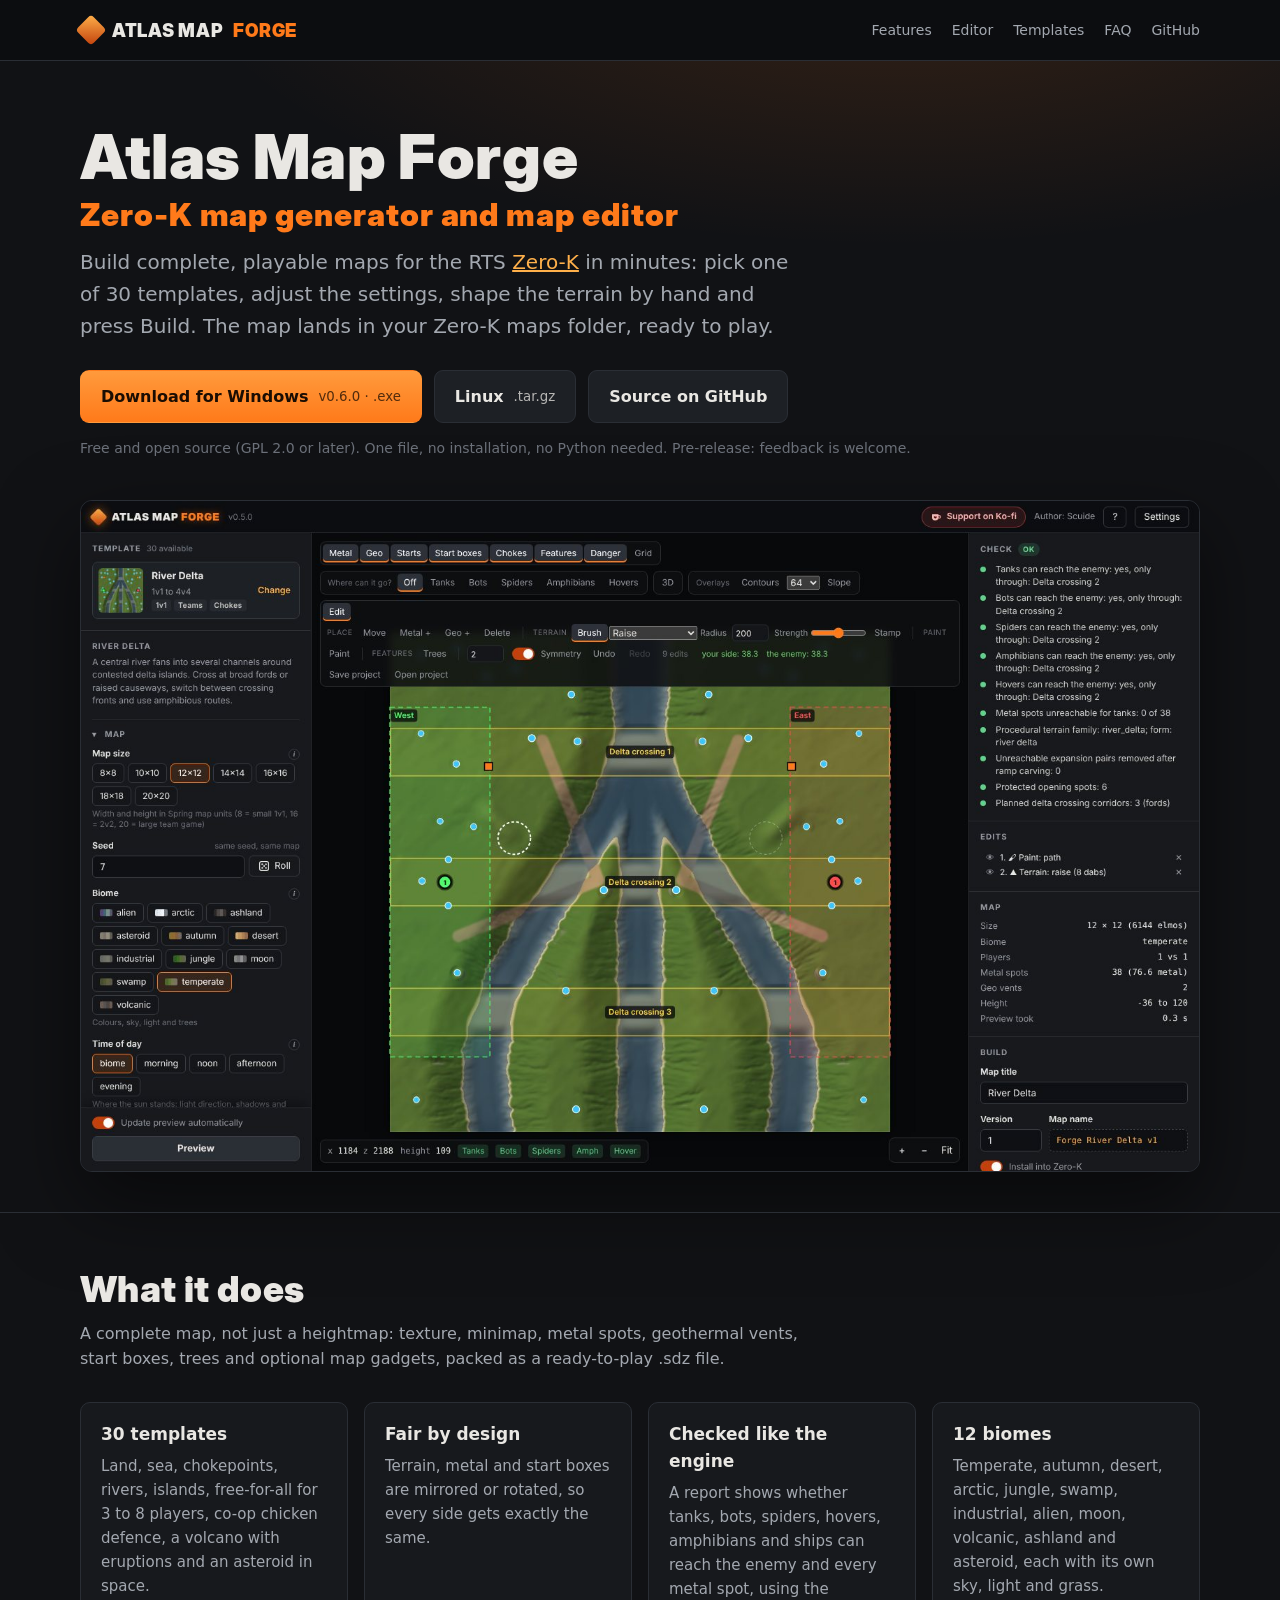
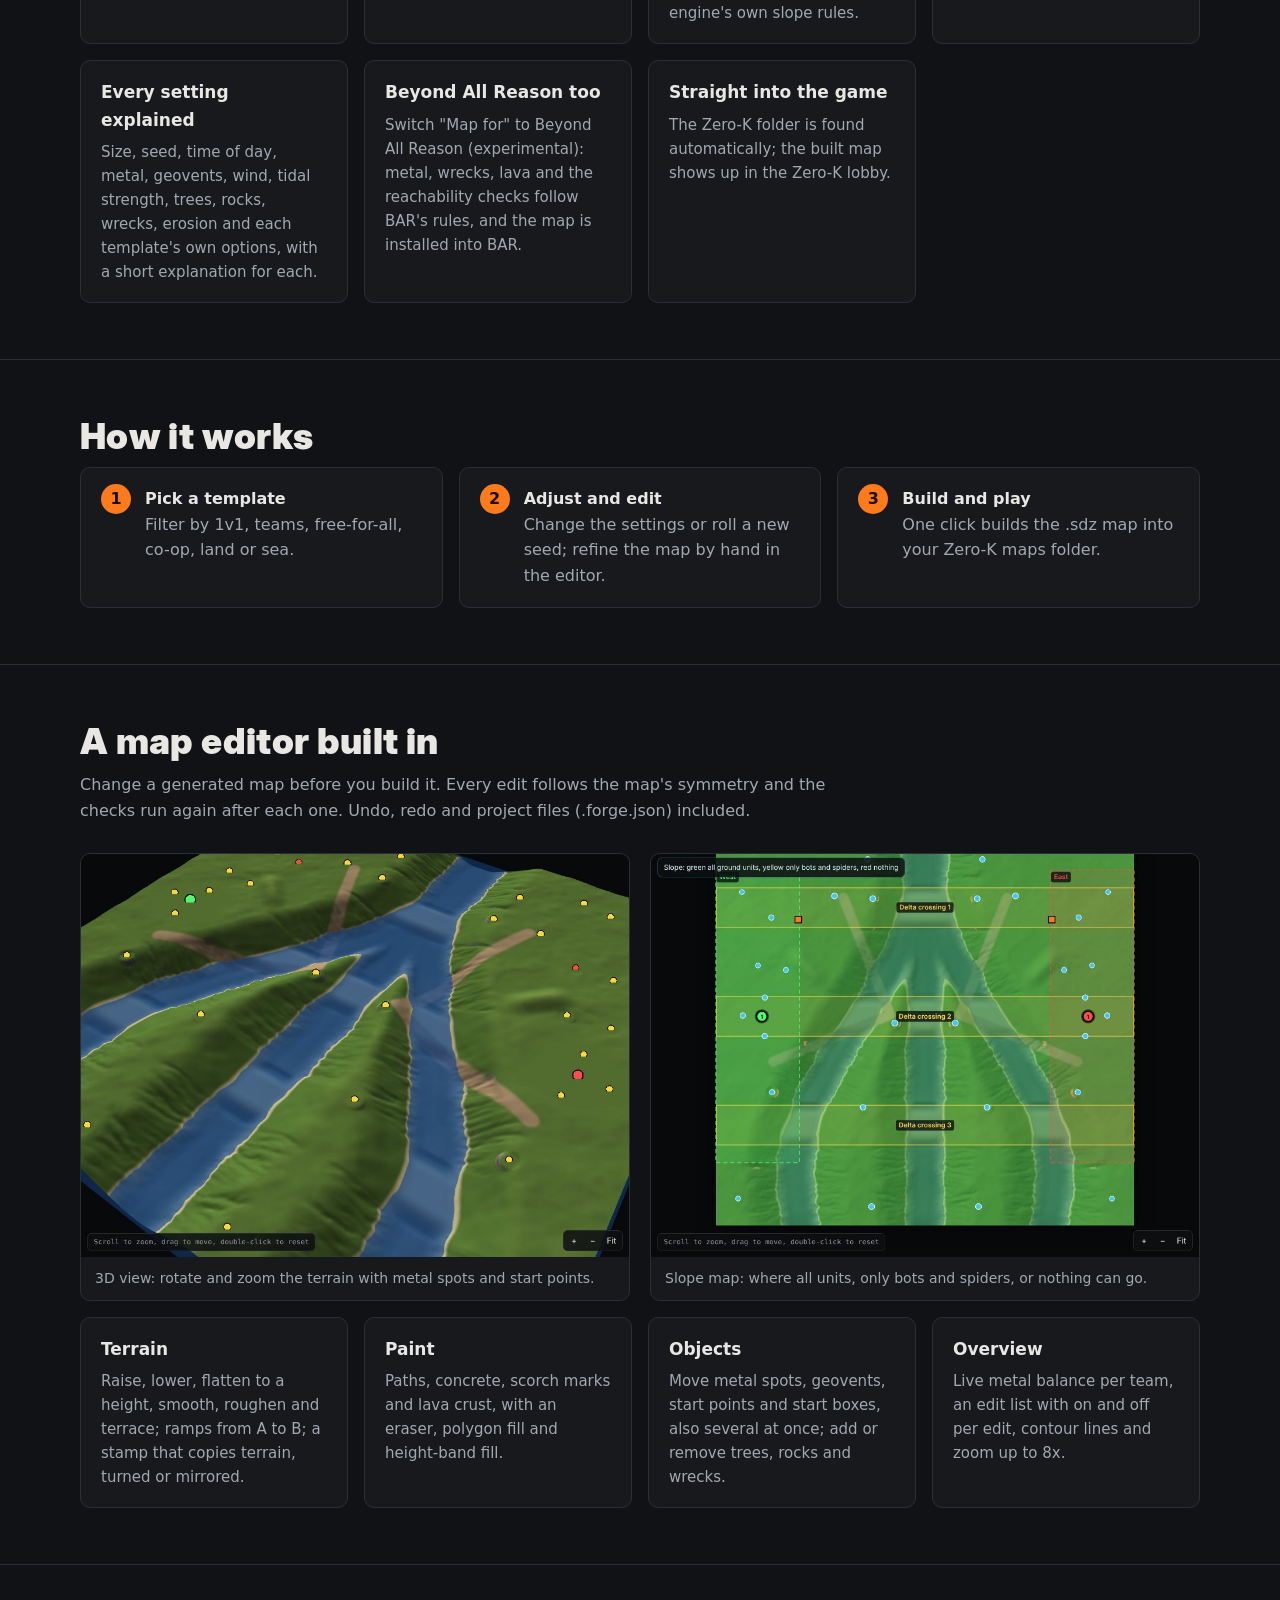
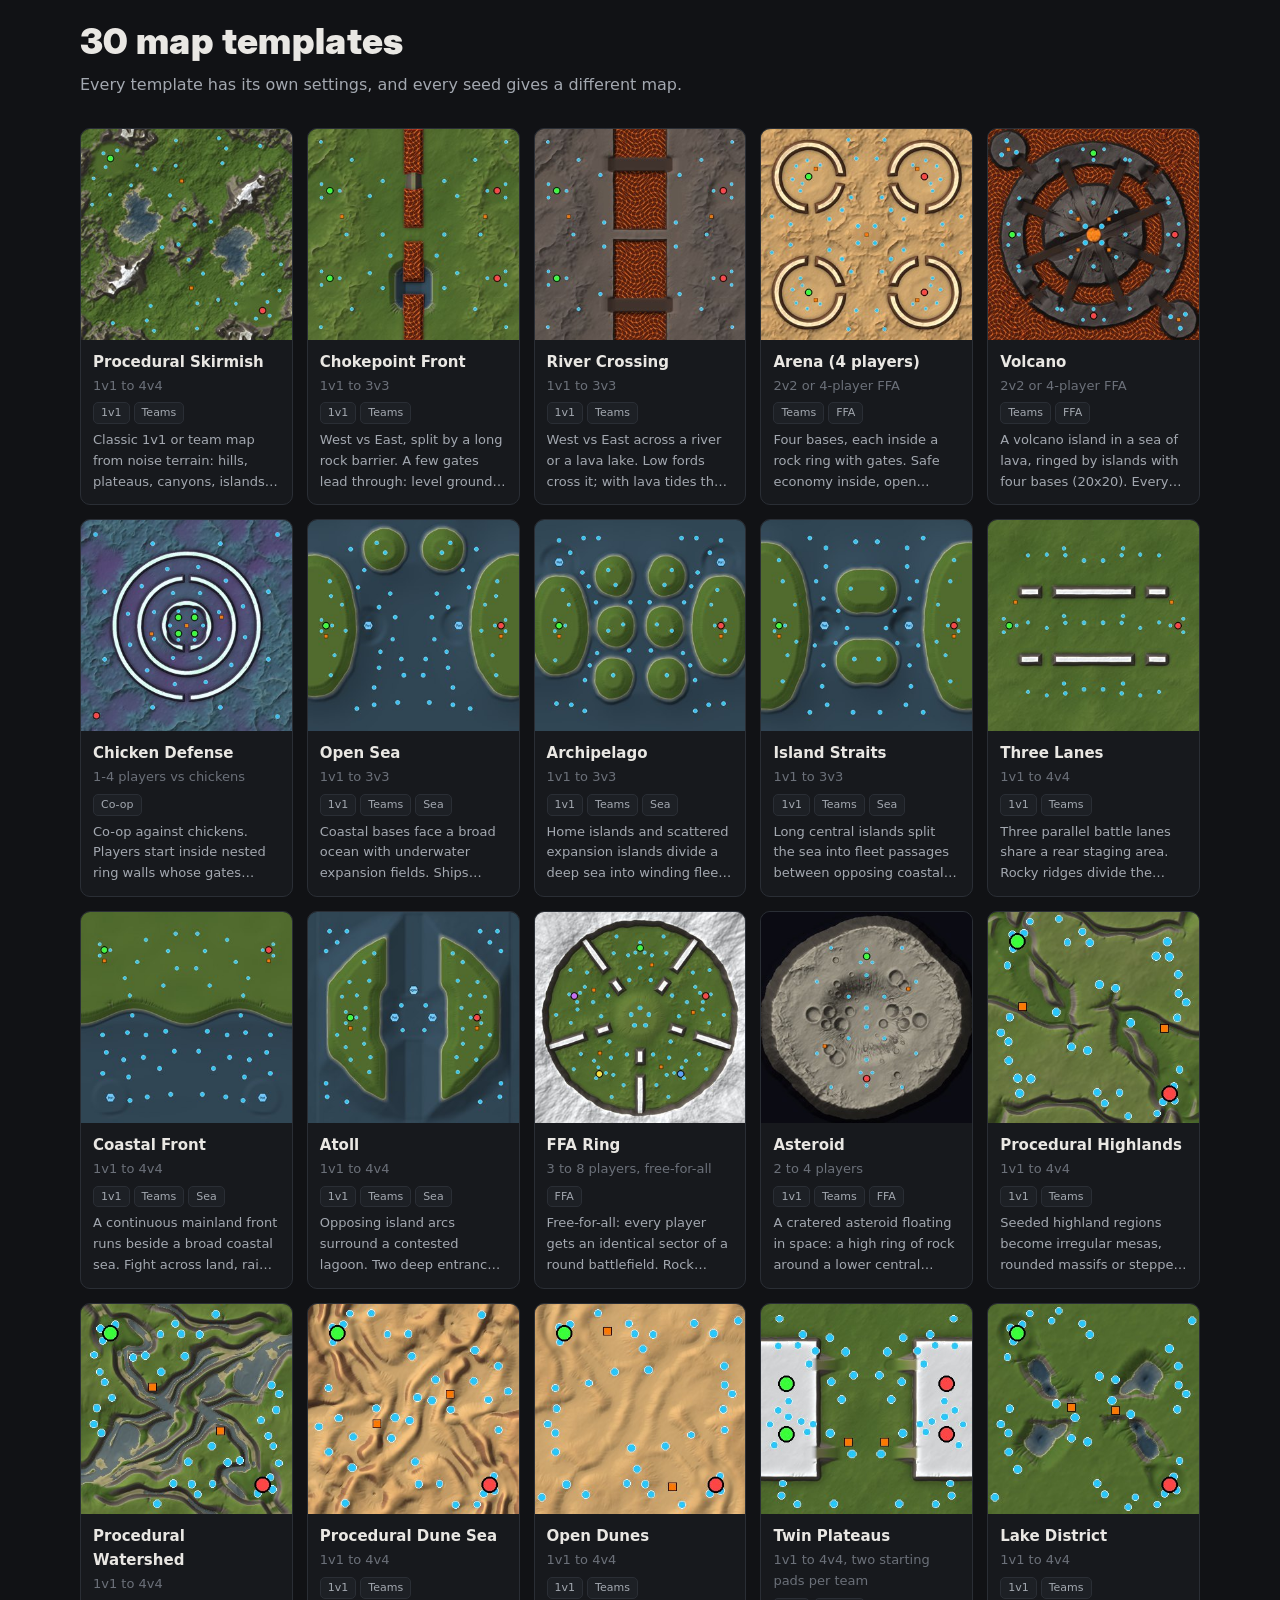
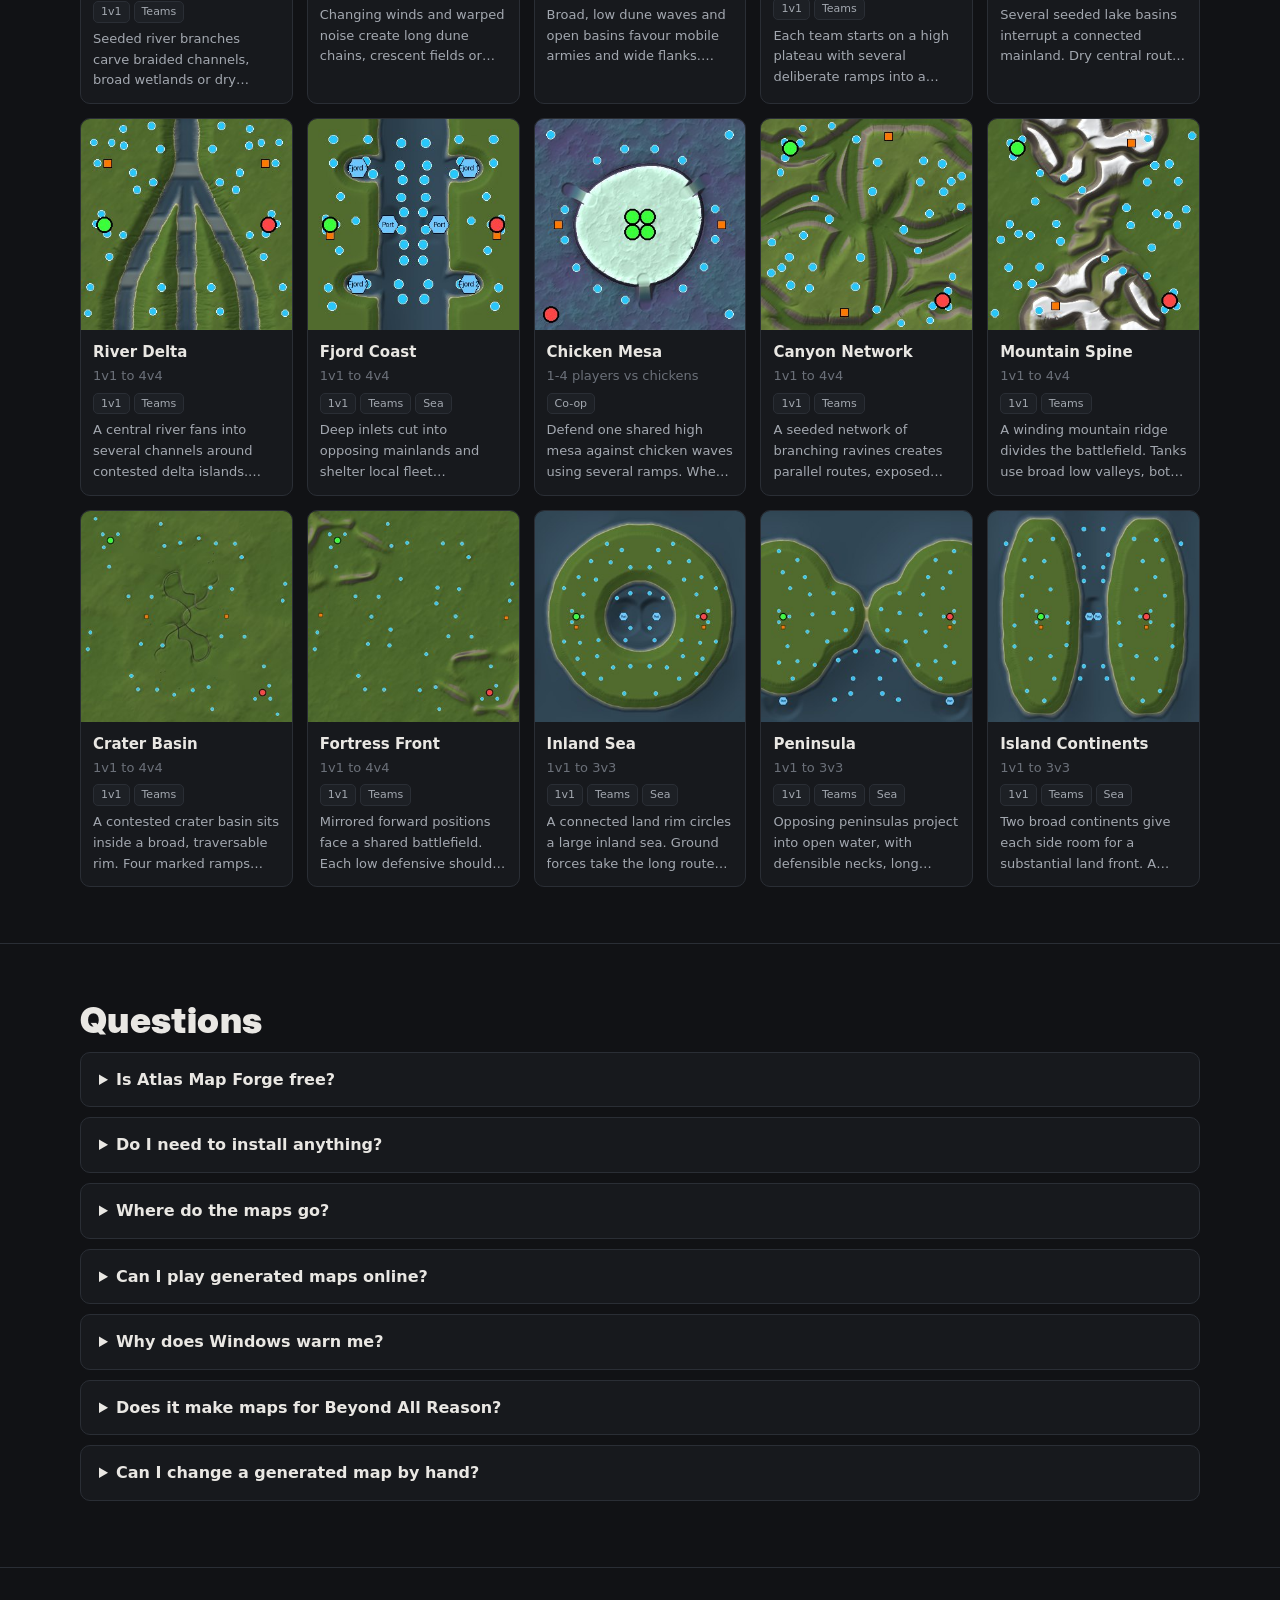
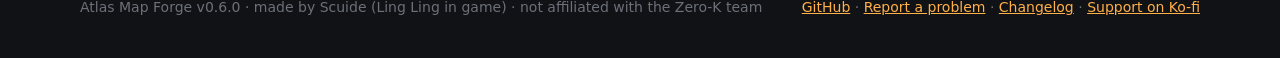
<file: index.html>
<!doctype html>
<html lang="en">
<head>
<meta charset="utf-8">
<meta name="viewport" content="width=device-width, initial-scale=1">
<title>Atlas Map Forge: Zero-K map generator and map editor</title>
<meta name="description" content="Free, open-source Zero-K map generator and map editor. Pick one of 30 templates, adjust the settings, edit terrain by hand and build a complete, playable Zero-K map. Windows and Linux.">
<meta name="keywords" content="Zero-K map generator, Zero-K map editor, Zero-K maps, Beyond All Reason map generator, BAR maps, random map generator, Spring RTS map generator, Recoil engine, SpringRTS maps, RTS map maker">
<link rel="canonical" href="https://scuide.github.io/atlas-map-forge/">
<link rel="icon" href="site/img/favicon.png">
<meta property="og:type" content="website">
<meta property="og:title" content="Atlas Map Forge: Zero-K map generator and map editor">
<meta property="og:description" content="Build complete, playable Zero-K maps from 30 templates and edit them by hand. Free, open source, Windows and Linux.">
<meta property="og:url" content="https://scuide.github.io/atlas-map-forge/">
<meta property="og:image" content="https://scuide.github.io/atlas-map-forge/site/img/og.jpg">
<meta name="twitter:card" content="summary_large_image">
<script type="application/ld+json">{"@context": "https://schema.org", "@type": "SoftwareApplication", "name": "Atlas Map Forge", "applicationCategory": "GameApplication", "operatingSystem": "Windows, Linux", "softwareVersion": "0.6.0", "description": "Free, open-source map generator and map editor for the RTS Zero-K. Builds complete, playable Zero-K maps from templates.", "url": "https://scuide.github.io/atlas-map-forge/", "downloadUrl": "https://github.com/Scuide/atlas-map-forge/releases/tag/v0.6.0", "license": "https://www.gnu.org/licenses/gpl-2.0.html", "offers": {"@type": "Offer", "price": "0", "priceCurrency": "USD"}, "author": {"@type": "Person", "name": "Scuide"}, "screenshot": "https://scuide.github.io/atlas-map-forge/site/img/editor.jpg"}</script>
<script type="application/ld+json">{"@context": "https://schema.org", "@type": "FAQPage", "mainEntity": [{"@type": "Question", "name": "Is Atlas Map Forge free?", "acceptedAnswer": {"@type": "Answer", "text": "Yes. It is open source under the GPL 2.0 or later, and the Windows and Linux programs are free downloads."}}, {"@type": "Question", "name": "Do I need to install anything?", "acceptedAnswer": {"@type": "Answer", "text": "No. On Windows you start AtlasMapForge.exe; on Linux you unpack the archive and start ./AtlasMapForge, which opens the app in your web browser. Python is not needed."}}, {"@type": "Question", "name": "Where do the maps go?", "acceptedAnswer": {"@type": "Answer", "text": "The Forge finds your Zero-K folder (Steam or the standalone version) and builds the map straight into its maps folder, so it shows up in the Zero-K lobby right away."}}, {"@type": "Question", "name": "Can I play generated maps online?", "acceptedAnswer": {"@type": "Answer", "text": "Yes, in passworded rooms. New maps are \"unsupported\" on zero-k.info until the Zero-K team approves them."}}, {"@type": "Question", "name": "Why does Windows warn me?", "acceptedAnswer": {"@type": "Answer", "text": "The program is not code-signed yet. Click \"More info\", then \"Run anyway\". Every release is built and tested automatically on GitHub from the public source code."}}, {"@type": "Question", "name": "Does it make maps for Beyond All Reason?", "acceptedAnswer": {"@type": "Answer", "text": "Yes, experimental since version 0.6. Pick Beyond All Reason at the top of the app. BAR takes start boxes from its lobby, so the app shows the !addBox commands for the host, and size, type and description in BAR's map list stay empty for maps outside BAR's map database."}}, {"@type": "Question", "name": "Can I change a generated map by hand?", "acceptedAnswer": {"@type": "Answer", "text": "Yes. The editor shapes terrain, paints paths and scorch marks, places trees, rocks and wrecks, and moves metal spots, geovents, start points and start boxes. Symmetry and the reachability checks are kept for every edit."}}]}</script>
<style>
@font-face { font-family: "Inter Display"; font-weight: 900; src: url("atlasforge/app/web/InterDisplay-Black.otf") format("opentype"); font-display: swap; }
:root {
  --bg: #111215; --panel: #17191d; --panel-2: #1d2025; --line: #2a2e35; --text: #e9e7e3; --muted: #a3a8b0;
  --faint: #6b7079; --ember: #ff7a1a; --ember-hot: #ffb04a; --ok: #5fd38a; --cyan: #46c8ff;
  --ui: "Segoe UI Variable Text", "Segoe UI", system-ui, -apple-system, Roboto, sans-serif;
  color-scheme: dark;
}
* { box-sizing: border-box; }
html { scroll-behavior: smooth; }
body { margin: 0; background: var(--bg); color: var(--text); font: 16px/1.6 var(--ui); }
a { color: var(--ember-hot); }
img { max-width: 100%; height: auto; display: block; }
.wrap { max-width: 1160px; margin: 0 auto; padding: 0 20px; }
header.top { border-bottom: 1px solid var(--line); background: #0c0d10; }
header.top .wrap { display: flex; align-items: center; gap: 18px; height: 60px; }
.brand { display: flex; align-items: center; gap: 10px; font: 900 18px "Inter Display", var(--ui); letter-spacing: .04em; color: var(--text); text-decoration: none; }
.brand b { color: var(--ember); font-weight: 900; }
.brand .gem { width: 22px; height: 22px; transform: rotate(45deg); border-radius: 4px; background: linear-gradient(135deg, var(--ember-hot), #c2410c); }
nav { margin-left: auto; display: flex; gap: 20px; font-size: 14px; }
nav a { color: var(--muted); text-decoration: none; }
nav a:hover { color: var(--text); }
.hero { padding: 64px 0 40px; background: radial-gradient(1200px 500px at 70% -10%, rgba(255,122,26,.16), transparent 60%); }
.hero h1 { font: 900 clamp(34px, 6vw, 62px)/1.04 "Inter Display", var(--ui); margin: 0 0 14px; letter-spacing: .01em; }
.hero h1 span { display: block; font-size: .5em; color: var(--ember); letter-spacing: .03em; margin-top: 10px; }
.hero p.lead { font-size: clamp(17px, 2.2vw, 20px); color: var(--muted); max-width: 720px; margin: 0 0 28px; }
.buttons { display: flex; flex-wrap: wrap; gap: 12px; align-items: center; }
.btn { display: inline-flex; align-items: center; gap: 10px; padding: 13px 20px; border-radius: 9px; font-weight: 700; text-decoration: none; border: 1px solid var(--line); color: var(--text); background: var(--panel-2); }
.btn.primary { background: linear-gradient(180deg, #ff9a3c, var(--ember)); color: #1a0d03; border-color: transparent; }
.btn small { font-weight: 500; opacity: .75; }
.note { color: var(--faint); font-size: 14px; margin-top: 14px; }
.shot { margin-top: 40px; border: 1px solid var(--line); border-radius: 12px; overflow: hidden; box-shadow: 0 30px 80px rgba(0,0,0,.5); }
section { padding: 56px 0; border-top: 1px solid var(--line); }
h2 { font: 900 clamp(26px, 3.6vw, 36px)/1.15 "Inter Display", var(--ui); margin: 0 0 10px; letter-spacing: .01em; }
.sub { color: var(--muted); margin: 0 0 30px; max-width: 760px; }
.grid { display: grid; grid-template-columns: repeat(auto-fit, minmax(250px, 1fr)); gap: 16px; }
.card { background: var(--panel); border: 1px solid var(--line); border-radius: 10px; padding: 18px 20px; }
.card h3 { margin: 0 0 6px; font-size: 17px; }
.card p { margin: 0; color: var(--muted); font-size: 15px; }
.steps { counter-reset: s; list-style: none; padding: 0; margin: 0; display: grid; grid-template-columns: repeat(auto-fit, minmax(240px, 1fr)); gap: 16px; }
.steps li { counter-increment: s; background: var(--panel); border: 1px solid var(--line); border-radius: 10px; padding: 18px 20px 18px 64px; position: relative; color: var(--muted); }
.steps li::before { content: counter(s); position: absolute; left: 20px; top: 16px; width: 30px; height: 30px; border-radius: 50%; display: grid; place-items: center; font-weight: 800; color: #1a0d03; background: var(--ember); }
.steps b { color: var(--text); display: block; }
.two { display: grid; grid-template-columns: 1fr 1fr; gap: 20px; }
.two figure { margin: 0; border: 1px solid var(--line); border-radius: 10px; overflow: hidden; background: var(--panel); }
.two figcaption { padding: 10px 14px; color: var(--muted); font-size: 14px; }
.tpls { list-style: none; padding: 0; margin: 0; display: grid; grid-template-columns: repeat(auto-fill, minmax(200px, 1fr)); gap: 14px; }
.tpl { background: var(--panel); border: 1px solid var(--line); border-radius: 10px; overflow: hidden; }
.tpl img { width: 100%; aspect-ratio: 1; object-fit: cover; }
.tpl div { padding: 10px 12px 12px; }
.tpl h3 { margin: 0; font-size: 15px; }
.tpl .meta { margin: 2px 0 6px; color: var(--faint); font-size: 13px; }
.tpl .tags { margin: 0 0 6px; display: flex; flex-wrap: wrap; gap: 4px; }
.tpl .tags span { font-size: 11px; padding: 1px 7px; border-radius: 5px; background: var(--panel-2); border: 1px solid var(--line); color: var(--muted); }
.tpl .desc { margin: 0; font-size: 13px; color: var(--muted); display: -webkit-box; -webkit-line-clamp: 3; -webkit-box-orient: vertical; overflow: hidden; }
details { background: var(--panel); border: 1px solid var(--line); border-radius: 10px; padding: 14px 18px; margin-bottom: 10px; }
summary { cursor: pointer; font-weight: 700; }
details p { color: var(--muted); margin: 10px 0 0; }
footer { border-top: 1px solid var(--line); padding: 28px 0 40px; color: var(--faint); font-size: 14px; }
footer .wrap { display: flex; flex-wrap: wrap; gap: 18px; justify-content: space-between; }
@media (max-width: 760px) {
  nav { display: none; }
  .two { grid-template-columns: 1fr; }
  .hero { padding-top: 40px; }
}
</style>
</head>
<body>
<header class="top"><div class="wrap">
  <a class="brand" href="./"><span class="gem"></span>ATLAS MAP <b>FORGE</b></a>
  <nav><a href="#features">Features</a><a href="#editor">Editor</a><a href="#templates">Templates</a><a href="#faq">FAQ</a><a href="https://github.com/Scuide/atlas-map-forge">GitHub</a></nav>
</div></header>

<main>
<div class="hero"><div class="wrap">
  <h1>Atlas Map Forge<span>Zero-K map generator and map editor</span></h1>
  <p class="lead">Build complete, playable maps for the RTS <a href="https://zero-k.info">Zero-K</a> in minutes: pick one of 30 templates, adjust the settings, shape the terrain by hand and press Build. The map lands in your Zero-K maps folder, ready to play.</p>
  <div class="buttons">
    <a class="btn primary" href="https://github.com/Scuide/atlas-map-forge/releases/download/v0.6.0/AtlasMapForge.exe">Download for Windows <small>v0.6.0 &middot; .exe</small></a>
    <a class="btn" href="https://github.com/Scuide/atlas-map-forge/releases/download/v0.6.0/AtlasMapForge-linux-x86_64.tar.gz">Linux <small>.tar.gz</small></a>
    <a class="btn" href="https://github.com/Scuide/atlas-map-forge">Source on GitHub</a>
  </div>
  <p class="note">Free and open source (GPL 2.0 or later). One file, no installation, no Python needed. Pre-release: feedback is welcome.</p>
  <div class="shot"><img src="site/img/editor.jpg" width="1600" height="960" alt="Atlas Map Forge app: a Zero-K map in the editor with metal spots, start boxes, chokes and the check report"></div>
</div></div>

<section id="features"><div class="wrap">
  <h2>What it does</h2>
  <p class="sub">A complete map, not just a heightmap: texture, minimap, metal spots, geothermal vents, start boxes, trees and optional map gadgets, packed as a ready-to-play .sdz file.</p>
  <div class="grid">
    <div class="card"><h3>30 templates</h3><p>Land, sea, chokepoints, rivers, islands, free-for-all for 3 to 8 players, co-op chicken defence, a volcano with eruptions and an asteroid in space.</p></div>
    <div class="card"><h3>Fair by design</h3><p>Terrain, metal and start boxes are mirrored or rotated, so every side gets exactly the same.</p></div>
    <div class="card"><h3>Checked like the engine</h3><p>A report shows whether tanks, bots, spiders, hovers, amphibians and ships can reach the enemy and every metal spot, using the engine's own slope rules.</p></div>
    <div class="card"><h3>12 biomes</h3><p>Temperate, autumn, desert, arctic, jungle, swamp, industrial, alien, moon, volcanic, ashland and asteroid, each with its own sky, light and grass.</p></div>
    <div class="card"><h3>Every setting explained</h3><p>Size, seed, time of day, metal, geovents, wind, tidal strength, trees, rocks, wrecks, erosion and each template's own options, with a short explanation for each.</p></div>
    <div class="card"><h3>Beyond All Reason too</h3><p>Switch "Map for" to Beyond All Reason (experimental): metal, wrecks, lava and the reachability checks follow BAR's rules, and the map is installed into BAR.</p></div>
    <div class="card"><h3>Straight into the game</h3><p>The Zero-K folder is found automatically; the built map shows up in the Zero-K lobby.</p></div>
  </div>
</div></section>

<section><div class="wrap">
  <h2>How it works</h2>
  <ol class="steps">
    <li><b>Pick a template</b>Filter by 1v1, teams, free-for-all, co-op, land or sea.</li>
    <li><b>Adjust and edit</b>Change the settings or roll a new seed; refine the map by hand in the editor.</li>
    <li><b>Build and play</b>One click builds the .sdz map into your Zero-K maps folder.</li>
  </ol>
</div></section>

<section id="editor"><div class="wrap">
  <h2>A map editor built in</h2>
  <p class="sub">Change a generated map before you build it. Every edit follows the map's symmetry and the checks run again after each one. Undo, redo and project files (.forge.json) included.</p>
  <div class="two">
    <figure><img src="site/img/3d.jpg" width="938" height="690" loading="lazy" alt="3D terrain view of a Zero-K river delta map in Atlas Map Forge"><figcaption>3D view: rotate and zoom the terrain with metal spots and start points.</figcaption></figure>
    <figure><img src="site/img/slope.jpg" width="938" height="690" loading="lazy" alt="Slope overlay showing where Zero-K units can drive and climb"><figcaption>Slope map: where all units, only bots and spiders, or nothing can go.</figcaption></figure>
  </div>
  <div class="grid" style="margin-top:16px">
    <div class="card"><h3>Terrain</h3><p>Raise, lower, flatten to a height, smooth, roughen and terrace; ramps from A to B; a stamp that copies terrain, turned or mirrored.</p></div>
    <div class="card"><h3>Paint</h3><p>Paths, concrete, scorch marks and lava crust, with an eraser, polygon fill and height-band fill.</p></div>
    <div class="card"><h3>Objects</h3><p>Move metal spots, geovents, start points and start boxes, also several at once; add or remove trees, rocks and wrecks.</p></div>
    <div class="card"><h3>Overview</h3><p>Live metal balance per team, an edit list with on and off per edit, contour lines and zoom up to 8x.</p></div>
  </div>
</div></section>

<section id="templates"><div class="wrap">
  <h2>30 map templates</h2>
  <p class="sub">Every template has its own settings, and every seed gives a different map.</p>
  <ul class="tpls">
<li class="tpl"><img src="atlasforge/app/web/thumbs/skirmish.jpg" alt="Procedural Skirmish map preview" width="320" height="320" loading="lazy"><div><h3>Procedural Skirmish</h3><p class="meta">1v1 to 4v4</p><p class="tags"><span>1v1</span><span>Teams</span></p><p class="desc">Classic 1v1 or team map from noise terrain: hills, plateaus, canyons, islands or craters. Ramps are carved automatically so tanks reach every base and metal spot.</p></div></li>
<li class="tpl"><img src="atlasforge/app/web/thumbs/chokepoint.jpg" alt="Chokepoint Front map preview" width="320" height="320" loading="lazy"><div><h3>Chokepoint Front</h3><p class="meta">1v1 to 3v3</p><p class="tags"><span>1v1</span><span>Teams</span></p><p class="desc">West vs East, split by a long rock barrier. A few gates lead through: level ground for everyone, rock humps only bots can climb, or water channels for hovers and amphibians.</p></div></li>
<li class="tpl"><img src="atlasforge/app/web/thumbs/river.jpg" alt="River Crossing map preview" width="320" height="320" loading="lazy"><div><h3>River Crossing</h3><p class="meta">1v1 to 3v3</p><p class="tags"><span>1v1</span><span>Teams</span></p><p class="desc">West vs East across a river or a lava lake. Low fords cross it; with lava tides the fords flood every few minutes (on-screen countdown) while a causeway in the middle stays safe.</p></div></li>
<li class="tpl"><img src="atlasforge/app/web/thumbs/arena.jpg" alt="Arena (4 players) map preview" width="320" height="320" loading="lazy"><div><h3>Arena (4 players)</h3><p class="meta">2v2 or 4-player FFA</p><p class="tags"><span>Teams</span><span>FFA</span></p><p class="desc">Four bases, each inside a rock ring with gates. Safe economy inside, open ground outside and a rich centre. Plays as 2v2 or as a 4-player free-for-all.</p></div></li>
<li class="tpl"><img src="atlasforge/app/web/thumbs/volcano.jpg" alt="Volcano map preview" width="320" height="320" loading="lazy"><div><h3>Volcano</h3><p class="meta">2v2 or 4-player FFA</p><p class="tags"><span>Teams</span><span>FFA</span></p><p class="desc">A volcano island in a sea of lava, ringed by islands with four bases (20x20). Every few minutes the volcano erupts: lava bombs rain on the slopes and the rising lava floods every causeway.</p></div></li>
<li class="tpl"><img src="atlasforge/app/web/thumbs/chicken.jpg" alt="Chicken Defense map preview" width="320" height="320" loading="lazy"><div><h3>Chicken Defense</h3><p class="meta">1-4 players vs chickens</p><p class="tags"><span>Co-op</span></p><p class="desc">Co-op against chickens. Players start inside nested ring walls whose gates alternate, so chickens walk the longest way and players can fall back ring by ring.</p></div></li>
<li class="tpl"><img src="atlasforge/app/web/thumbs/open_sea.jpg" alt="Open Sea map preview" width="320" height="320" loading="lazy"><div><h3>Open Sea</h3><p class="meta">1v1 to 3v3</p><p class="tags"><span>1v1</span><span>Teams</span><span>Sea</span></p><p class="desc">Coastal bases face a broad ocean with underwater expansion fields. Ships control the open water while amphibians and hovers raid the beaches.</p></div></li>
<li class="tpl"><img src="atlasforge/app/web/thumbs/archipelago.jpg" alt="Archipelago map preview" width="320" height="320" loading="lazy"><div><h3>Archipelago</h3><p class="meta">1v1 to 3v3</p><p class="tags"><span>1v1</span><span>Teams</span><span>Sea</span></p><p class="desc">Home islands and scattered expansion islands divide a deep sea into winding fleet routes. Capture island economy with amphibians and defend underwater resources with ships.</p></div></li>
<li class="tpl"><img src="atlasforge/app/web/thumbs/straits.jpg" alt="Island Straits map preview" width="320" height="320" loading="lazy"><div><h3>Island Straits</h3><p class="meta">1v1 to 3v3</p><p class="tags"><span>1v1</span><span>Teams</span><span>Sea</span></p><p class="desc">Long central islands split the sea into fleet passages between opposing coastal bases. Fight for the straits and use amphibious landings to capture the central islands.</p></div></li>
<li class="tpl"><img src="atlasforge/app/web/thumbs/three_lanes.jpg" alt="Three Lanes map preview" width="320" height="320" loading="lazy"><div><h3>Three Lanes</h3><p class="meta">1v1 to 4v4</p><p class="tags"><span>1v1</span><span>Teams</span></p><p class="desc">Three parallel battle lanes share a rear staging area. Rocky ridges divide the fronts; side crossings let armies switch lanes and threaten exposed expansion fields.</p></div></li>
<li class="tpl"><img src="atlasforge/app/web/thumbs/coastal_front.jpg" alt="Coastal Front map preview" width="320" height="320" loading="lazy"><div><h3>Coastal Front</h3><p class="meta">1v1 to 4v4</p><p class="tags"><span>1v1</span><span>Teams</span><span>Sea</span></p><p class="desc">A continuous mainland front runs beside a broad coastal sea. Fight across land, raid the shoreline with ships, or land amphibious forces behind the front.</p></div></li>
<li class="tpl"><img src="atlasforge/app/web/thumbs/atoll.jpg" alt="Atoll map preview" width="320" height="320" loading="lazy"><div><h3>Atoll</h3><p class="meta">1v1 to 4v4</p><p class="tags"><span>1v1</span><span>Teams</span><span>Sea</span></p><p class="desc">Opposing island arcs surround a contested lagoon. Two deep entrances link the lagoon to the outer ocean; control the inside route or sail around the island flanks.</p></div></li>
<li class="tpl"><img src="atlasforge/app/web/thumbs/ffa_ring.jpg" alt="FFA Ring map preview" width="320" height="320" loading="lazy"><div><h3>FFA Ring</h3><p class="meta">3 to 8 players, free-for-all</p><p class="tags"><span>FFA</span></p><p class="desc">Free-for-all: every player gets an identical sector of a round battlefield. Rock ridges separate neighbours, with a pass between each pair; the richest metal waits in the centre, where all players meet. A mountain rim closes the map.</p></div></li>
<li class="tpl"><img src="atlasforge/app/web/thumbs/asteroid.jpg" alt="Asteroid map preview" width="320" height="320" loading="lazy"><div><h3>Asteroid</h3><p class="meta">2 to 4 players</p><p class="tags"><span>1v1</span><span>Teams</span><span>FFA</span></p><p class="desc">A cratered asteroid floating in space: a high ring of rock around a lower central basin, rough flanks and a steep edge that drops into the void - units and buildings down there are destroyed. Low gravity, a starry sky. Every player gets an identical sector.</p></div></li>
<li class="tpl"><img src="atlasforge/app/web/thumbs/highlands.jpg" alt="Procedural Highlands map preview" width="320" height="320" loading="lazy"><div><h3>Procedural Highlands</h3><p class="meta">1v1 to 4v4</p><p class="tags"><span>1v1</span><span>Teams</span></p><p class="desc">Seeded highland regions become irregular mesas, rounded massifs or stepped uplands. Valleys, expansion sites and automatically carved tank ramps change with every seed.</p></div></li>
<li class="tpl"><img src="atlasforge/app/web/thumbs/watershed.jpg" alt="Procedural Watershed map preview" width="320" height="320" loading="lazy"><div><h3>Procedural Watershed</h3><p class="meta">1v1 to 4v4</p><p class="tags"><span>1v1</span><span>Teams</span></p><p class="desc">Seeded river branches carve braided channels, broad wetlands or dry ravines. Changing the seed reshapes the drainage network; automatic crossings keep land armies connected.</p></div></li>
<li class="tpl"><img src="atlasforge/app/web/thumbs/dune_sea.jpg" alt="Procedural Dune Sea map preview" width="320" height="320" loading="lazy"><div><h3>Procedural Dune Sea</h3><p class="meta">1v1 to 4v4</p><p class="tags"><span>1v1</span><span>Teams</span></p><p class="desc">Changing winds and warped noise create long dune chains, crescent fields or intersecting star dunes. Seeded rocky uplands interrupt the sand; tanks receive natural valleys and automatic ramps.</p></div></li>
<li class="tpl"><img src="atlasforge/app/web/thumbs/open_dunes.jpg" alt="Open Dunes map preview" width="320" height="320" loading="lazy"><div><h3>Open Dunes</h3><p class="meta">1v1 to 4v4</p><p class="tags"><span>1v1</span><span>Teams</span></p><p class="desc">Broad, low dune waves and open basins favour mobile armies and wide flanks. Seeded winds and small rocky outcrops change cover without a dominant barrier.</p></div></li>
<li class="tpl"><img src="atlasforge/app/web/thumbs/twin_plateaus.jpg" alt="Twin Plateaus map preview" width="320" height="320" loading="lazy"><div><h3>Twin Plateaus</h3><p class="meta">1v1 to 4v4, two starting pads per team</p><p class="tags"><span>1v1</span><span>Teams</span></p><p class="desc">Each team starts on a high plateau with several deliberate ramps into a shared lowland. Defend the home height, contest lowland metal and switch pressure between the ramps.</p></div></li>
<li class="tpl"><img src="atlasforge/app/web/thumbs/lake_district.jpg" alt="Lake District map preview" width="320" height="320" loading="lazy"><div><h3>Lake District</h3><p class="meta">1v1 to 4v4</p><p class="tags"><span>1v1</span><span>Teams</span></p><p class="desc">Several seeded lake basins interrupt a connected mainland. Dry central routes and an outer land belt keep armies moving, while amphibians can cross the lakes and raid exposed shores.</p></div></li>
<li class="tpl"><img src="atlasforge/app/web/thumbs/river_delta.jpg" alt="River Delta map preview" width="320" height="320" loading="lazy"><div><h3>River Delta</h3><p class="meta">1v1 to 4v4</p><p class="tags"><span>1v1</span><span>Teams</span></p><p class="desc">A central river fans into several channels around contested delta islands. Cross at broad fords or raised causeways, switch between crossing fronts and use amphibious routes.</p></div></li>
<li class="tpl"><img src="atlasforge/app/web/thumbs/fjord_coast.jpg" alt="Fjord Coast map preview" width="320" height="320" loading="lazy"><div><h3>Fjord Coast</h3><p class="meta">1v1 to 4v4</p><p class="tags"><span>1v1</span><span>Teams</span><span>Sea</span></p><p class="desc">Deep inlets cut into opposing mainlands and shelter local fleet approaches. Hold the bay mouths, raid the inner shores and use amphibious landings behind the headlands.</p></div></li>
<li class="tpl"><img src="atlasforge/app/web/thumbs/chicken_mesa.jpg" alt="Chicken Mesa map preview" width="320" height="320" loading="lazy"><div><h3>Chicken Mesa</h3><p class="meta">1-4 players vs chickens</p><p class="tags"><span>Co-op</span></p><p class="desc">Defend one shared high mesa against chicken waves using several ramps. When the outer approaches fail, fall back to a central position.</p></div></li>
<li class="tpl"><img src="atlasforge/app/web/thumbs/canyon_network.jpg" alt="Canyon Network map preview" width="320" height="320" loading="lazy"><div><h3>Canyon Network</h3><p class="meta">1v1 to 4v4</p><p class="tags"><span>1v1</span><span>Teams</span></p><p class="desc">A seeded network of branching ravines creates parallel routes, exposed junctions and deliberate cross-canyon passes. Each seed reshapes the canyon layout and changes where armies can switch fronts.</p></div></li>
<li class="tpl"><img src="atlasforge/app/web/thumbs/mountain_spine.jpg" alt="Mountain Spine map preview" width="320" height="320" loading="lazy"><div><h3>Mountain Spine</h3><p class="meta">1v1 to 4v4</p><p class="tags"><span>1v1</span><span>Teams</span></p><p class="desc">A winding mountain ridge divides the battlefield. Tanks use broad low valleys, bots cross shorter passes, and spiders can flank over the steep sides; each seed changes the ridge and pass positions.</p></div></li>
<li class="tpl"><img src="atlasforge/app/web/thumbs/crater_basin.jpg" alt="Crater Basin map preview" width="320" height="320" loading="lazy"><div><h3>Crater Basin</h3><p class="meta">1v1 to 4v4</p><p class="tags"><span>1v1</span><span>Teams</span></p><p class="desc">A contested crater basin sits inside a broad, traversable rim. Four marked ramps connect the basin to the rim, while a lower outer circuit supports flanking and mirrored resource expansion.</p></div></li>
<li class="tpl"><img src="atlasforge/app/web/thumbs/fortress_front.jpg" alt="Fortress Front map preview" width="320" height="320" loading="lazy"><div><h3>Fortress Front</h3><p class="meta">1v1 to 4v4</p><p class="tags"><span>1v1</span><span>Teams</span></p><p class="desc">Mirrored forward positions face a shared battlefield. Each low defensive shoulder has several sorties, while paired expansions lie beyond the home perimeter.</p></div></li>
<li class="tpl"><img src="atlasforge/app/web/thumbs/inland_sea.jpg" alt="Inland Sea map preview" width="320" height="320" loading="lazy"><div><h3>Inland Sea</h3><p class="meta">1v1 to 3v3</p><p class="tags"><span>1v1</span><span>Teams</span><span>Sea</span></p><p class="desc">A connected land rim circles a large inland sea. Ground forces take the long route around the shore while fleets cross the lake quickly between the opposing ports.</p></div></li>
<li class="tpl"><img src="atlasforge/app/web/thumbs/peninsula.jpg" alt="Peninsula map preview" width="320" height="320" loading="lazy"><div><h3>Peninsula</h3><p class="meta">1v1 to 3v3</p><p class="tags"><span>1v1</span><span>Teams</span><span>Sea</span></p><p class="desc">Opposing peninsulas project into open water, with defensible necks, long exposed coasts and broad side-landing opportunities.</p></div></li>
<li class="tpl"><img src="atlasforge/app/web/thumbs/island_continents.jpg" alt="Island Continents map preview" width="320" height="320" loading="lazy"><div><h3>Island Continents</h3><p class="meta">1v1 to 3v3</p><p class="tags"><span>1v1</span><span>Teams</span><span>Sea</span></p><p class="desc">Two broad continents give each side room for a substantial land front. A deep channel separates them, so fleets carry units to exposed shores and create new landing fronts.</p></div></li>
  </ul>
</div></section>

<section id="faq"><div class="wrap">
  <h2>Questions</h2>
  <details><summary>Is Atlas Map Forge free?</summary><p>Yes. It is open source under the GPL 2.0 or later, and the Windows and Linux programs are free downloads.</p></details>
<details><summary>Do I need to install anything?</summary><p>No. On Windows you start AtlasMapForge.exe; on Linux you unpack the archive and start ./AtlasMapForge, which opens the app in your web browser. Python is not needed.</p></details>
<details><summary>Where do the maps go?</summary><p>The Forge finds your Zero-K folder (Steam or the standalone version) and builds the map straight into its maps folder, so it shows up in the Zero-K lobby right away.</p></details>
<details><summary>Can I play generated maps online?</summary><p>Yes, in passworded rooms. New maps are &quot;unsupported&quot; on zero-k.info until the Zero-K team approves them.</p></details>
<details><summary>Why does Windows warn me?</summary><p>The program is not code-signed yet. Click &quot;More info&quot;, then &quot;Run anyway&quot;. Every release is built and tested automatically on GitHub from the public source code.</p></details>
<details><summary>Does it make maps for Beyond All Reason?</summary><p>Yes, experimental since version 0.6. Pick Beyond All Reason at the top of the app. BAR takes start boxes from its lobby, so the app shows the !addBox commands for the host, and size, type and description in BAR&#x27;s map list stay empty for maps outside BAR&#x27;s map database.</p></details>
<details><summary>Can I change a generated map by hand?</summary><p>Yes. The editor shapes terrain, paints paths and scorch marks, places trees, rocks and wrecks, and moves metal spots, geovents, start points and start boxes. Symmetry and the reachability checks are kept for every edit.</p></details>
</div></section>
</main>

<footer><div class="wrap">
  <span>Atlas Map Forge v0.6.0 &middot; made by Scuide (Ling Ling in game) &middot; not affiliated with the Zero-K team</span>
  <span><a href="https://github.com/Scuide/atlas-map-forge">GitHub</a> &middot; <a href="https://github.com/Scuide/atlas-map-forge/issues">Report a problem</a> &middot; <a href="https://github.com/Scuide/atlas-map-forge/blob/main/CHANGELOG.md">Changelog</a> &middot; <a href="https://ko-fi.com/scuide">Support on Ko-fi</a></span>
</div></footer>
</body>
</html>
</file>
